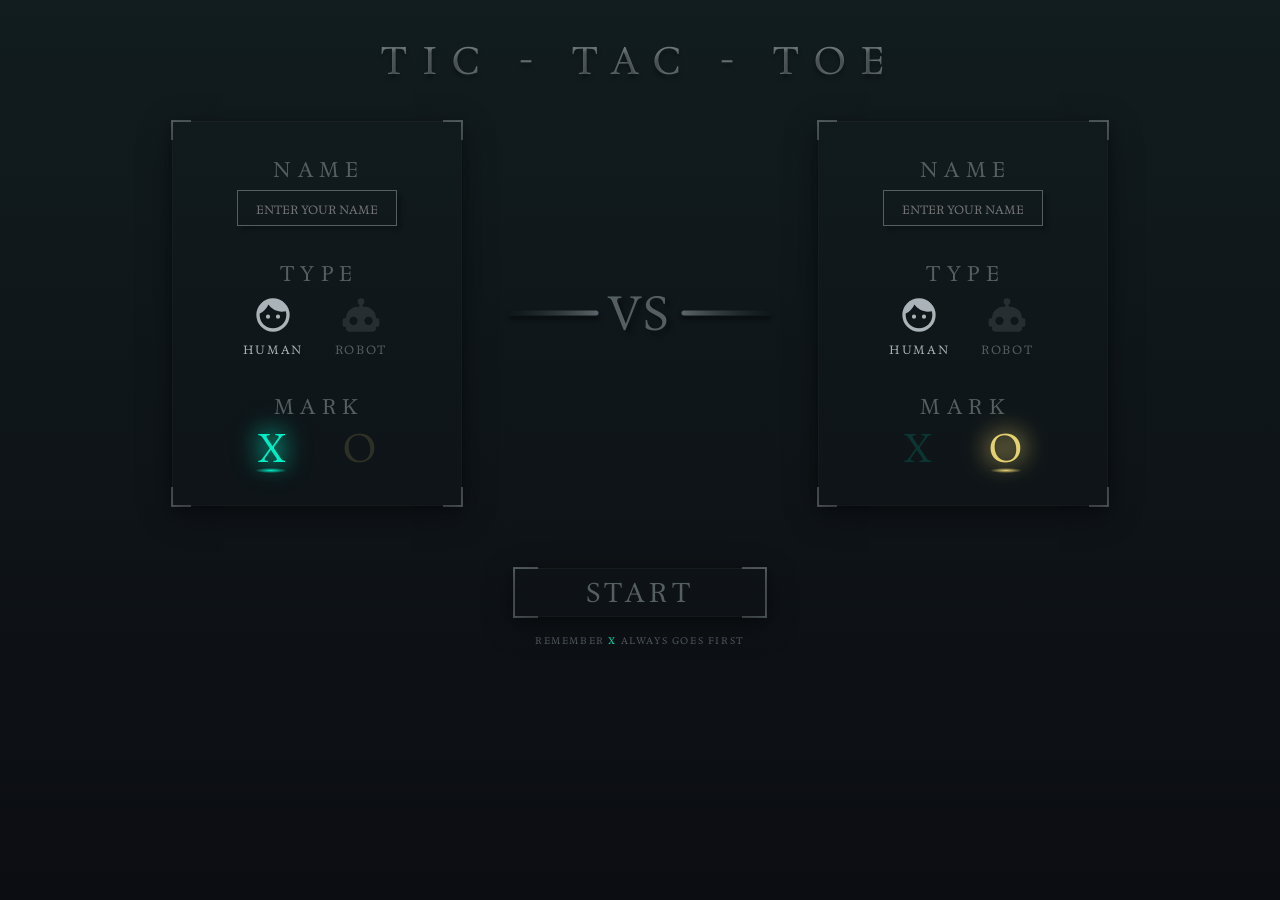
<file: index.html>
<!DOCTYPE html>
<html lang="en">
<head>
    <meta charset="UTF-8">
    <meta name="viewport" content="width=device-width, initial-scale=1.0">
    <meta http-equiv="Cache-Control" content="no-store">
    <title>Tic-Tac-Toe | Menu</title>
    <link rel="stylesheet" href="./menu.css">
    <script src="./menu.js" defer></script>
    <link rel="preconnect" href="https://fonts.googleapis.com">
    <link rel="preconnect" href="https://fonts.gstatic.com" crossorigin>
    <link href="https://fonts.googleapis.com/css2?family=Hedvig+Letters+Serif:opsz@12..24&display=swap" rel="stylesheet">
</head>
<body>
    <div class="mainCont">
        <header>
            <h1>TIC - TAC - TOE</h1>
        </header>
        <main>
            <div class="playerSquare">
                <span class="tlCorner corner"></span>
                <span class="trCorner corner"></span>
                <span class="blCorner corner"></span>
                <span class="brCorner corner"></span>
                <div class="NameDiffCont">
                    <h2 class="nameDiff1">NAME</h2>
                    <h2 class="robotDiff1">DIFFICULTY</h2>
                    <div class="subCont">
                        <label class="sr-only" for="name1">ENTER YOUR NAME</label>
                        <input type="text" id="name1" name="player1" placeholder="ENTER YOUR NAME" maxlength="10" autocomplete="off" autocorrect="off" autocapitalize="off" spellcheck="false" inputmode="text">
                        
                        <div class="robotCont1">
                            <div class="robotSelector1" id="robotID1">
                                <div class="arrowIcon1">▼</div>
                                <div class="textRobot textRobot1">SELECT DIFF.</div>
                            </div>
                            <div class="robotSelectorCont1">
                                <div class="easyDiff1 diffSub diffSub1">EASY</div>
                                <div class="midDiff1 diffSub diffSub1">MEDIUM</div>
                                <div class="hardDiff1 diffSub diffSub1">HARD</div>
                            </div>
                        </div>

                    </div>
                </div>
                <div class="TypeCont">
                    <h2>TYPE</h2>
                    <div class="subCont" role="group" aria-labelledby="typeLabel">
                        <span id="typeLabel" class="sr-only">Player type</span>
                        <input class="HumRobSel1" type="radio" id="human1" name="type" value="human" checked>
                        <label class="subTypeCont subRegularText humanSib" for="human1">
                            <svg class="typeIcons humanIcon" aria-label="Select human player" role="img" xmlns="http://www.w3.org/2000/svg" viewBox="0 0 24 24"><path fill="currentColor" d="M9,11.75A1.25,1.25 0 0,0 7.75,13A1.25,1.25 0 0,0 9,14.25A1.25,1.25 0 0,0 10.25,13A1.25,1.25 0 0,0 9,11.75M15,11.75A1.25,1.25 0 0,0 13.75,13A1.25,1.25 0 0,0 15,14.25A1.25,1.25 0 0,0 16.25,13A1.25,1.25 0 0,0 15,11.75M12,2A10,10 0 0,0 2,12A10,10 0 0,0 12,22A10,10 0 0,0 22,12A10,10 0 0,0 12,2M12,20C7.59,20 4,16.41 4,12C4,11.71 4,11.42 4.05,11.14C6.41,10.09 8.28,8.16 9.26,5.77C11.07,8.33 14.05,10 17.42,10C18.2,10 18.95,9.91 19.67,9.74C19.88,10.45 20,11.21 20,12C20,16.41 16.41,20 12,20Z" /></svg>
                            <div class="typeMargin humanText">HUMAN</div>
                        </label>
                        <input class="HumRobSel1" type="radio" id="robot1" name="type" value="robot">
                        <label class="subTypeCont subRegularText robotSib" for="robot1">
                            <svg class="typeIcons robotIcon" aria-label="Select robot player" role="img" xmlns="http://www.w3.org/2000/svg" viewBox="0 0 24 24"><path fill="currentColor" d="M12,2A2,2 0 0,1 14,4C14,4.74 13.6,5.39 13,5.73V7H14A7,7 0 0,1 21,14H22A1,1 0 0,1 23,15V18A1,1 0 0,1 22,19H21V20A2,2 0 0,1 19,22H5A2,2 0 0,1 3,20V19H2A1,1 0 0,1 1,18V15A1,1 0 0,1 2,14H3A7,7 0 0,1 10,7H11V5.73C10.4,5.39 10,4.74 10,4A2,2 0 0,1 12,2M7.5,13A2.5,2.5 0 0,0 5,15.5A2.5,2.5 0 0,0 7.5,18A2.5,2.5 0 0,0 10,15.5A2.5,2.5 0 0,0 7.5,13M16.5,13A2.5,2.5 0 0,0 14,15.5A2.5,2.5 0 0,0 16.5,18A2.5,2.5 0 0,0 19,15.5A2.5,2.5 0 0,0 16.5,13Z" /></svg>
                            <div class="typeMargin robotText">ROBOT</div>
                        </label>
                    </div>
                </div>
                <div class="MarkCont">
                    <h2>MARK</h2>
                    <div class="subCont" role="group" aria-labelledby="markLabel">
                        <span id="markLabel" class="sr-only">Player mark</span>
                        <input class="xoSelector xoSel1" type="radio" id="x1" name="symbol" value="X" checked>
                        <label for="x1" class="XButton">
                            <div class="centerMarkX">X</div>
                            <svg class="shadow2 xShad shadow" height="5" xmlns="http://www.w3.org/2000/svg">
                                <rect width="100%" height="5" fill="url(#XShadow)"/>
                                <defs>
                                    <radialGradient id="XShadow" cx="0.5" cy="0.5" r="0.5" gradientUnits="objectBoundingBox">
                                        <stop stop-color="#00EEC5"/>
                                        <stop offset="1" stop-color="#00EEC5" stop-opacity="0"/>
                                    </radialGradient>
                                </defs>
                            </svg>
                        </label>
                        <input class="xoSelector xoSel1" type="radio" id="o1" name="symbol" value="O">
                        <label for="o1" class="OButton">
                            <div class="centerMarkO">O</div>
                            <svg class="shadow2 shadow" height="5" xmlns="http://www.w3.org/2000/svg">
                                <rect width="100%" height="5" fill="url(#OShadow)"/>
                                <defs>
                                    <radialGradient id="OShadow" cx="0.5" cy="0.5" r="0.5" gradientUnits="objectBoundingBox">
                                        <stop stop-color="#E6D172"/>
                                        <stop offset="1" stop-color="#E6D172" stop-opacity="0"/>
                                    </radialGradient>
                                </defs>
                            </svg>
                        </label>
                    </div>
                </div>
            </div>
            <div class="vsCont">
                <svg class="vsLine vsLine1" width="90" height="6" viewBox="0 0 90 6" fill="none" xmlns="http://www.w3.org/2000/svg">
                    <g opacity="0.5" filter="url(#filter0_f_7_49)" transform="scale(-1,1) translate(-90,0)">
                    <path d="M89.5 5.5L3 5.5C1.61929 5.5 0.5 4.38071 0.5 3V3C0.5 1.61929 1.61929 0.5 3 0.5L89.5 0.5V5.5Z" fill="url(#paint0_linear_7_49)"/>
                    </g>
                    <defs>
                    <filter id="filter0_f_7_49" x="0" y="0" width="90" height="6" filterUnits="userSpaceOnUse" color-interpolation-filters="sRGB">
                    <feFlood flood-opacity="0" result="BackgroundImageFix"/>
                    <feBlend mode="normal" in="SourceGraphic" in2="BackgroundImageFix" result="shape"/>
                    <feGaussianBlur stdDeviation="0.25" result="effect1_foregroundBlur_7_49"/>
                    </filter>
                    <linearGradient id="paint0_linear_7_49" x1="89.5" y1="3" x2="0.5" y2="3" gradientUnits="userSpaceOnUse">
                    <stop stop-color="#555E62" stop-opacity="0"/>
                    <stop offset="1" stop-color="#A9B3B8"/>
                    </linearGradient>
                    </defs>
                </svg>
                <div class="vsText">VS</div>
                <svg class="vsLine" width="90" height="6" viewBox="0 0 90 6" fill="none" xmlns="http://www.w3.org/2000/svg">
                    <g opacity="0.5" filter="url(#filter0_f_7_49)">
                    <path d="M89.5 5.5L3 5.5C1.61929 5.5 0.5 4.38071 0.5 3V3C0.5 1.61929 1.61929 0.5 3 0.5L89.5 0.5V5.5Z" fill="url(#paint0_linear_7_49)"/>
                    </g>
                    <defs>
                    <filter id="filter0_f_7_49" x="0" y="0" width="90" height="6" filterUnits="userSpaceOnUse" color-interpolation-filters="sRGB">
                    <feFlood flood-opacity="0" result="BackgroundImageFix"/>
                    <feBlend mode="normal" in="SourceGraphic" in2="BackgroundImageFix" result="shape"/>
                    <feGaussianBlur stdDeviation="0.25" result="effect1_foregroundBlur_7_49"/>
                    </filter>
                    <linearGradient id="paint0_linear_7_49" x1="89.5" y1="3" x2="0.5" y2="3" gradientUnits="userSpaceOnUse">
                    <stop stop-color="#555E62" stop-opacity="0"/>
                    <stop offset="1" stop-color="#A9B3B8"/>
                    </linearGradient>
                    </defs>
                </svg>
            </div>
            <div class="playerSquare">
                <span class="tlCorner corner"></span>
                <span class="trCorner corner"></span>
                <span class="blCorner corner"></span>
                <span class="brCorner corner"></span>
                <div class="NameDiffCont">
                    <h2 class="nameDiff2">NAME</h2>
                    <h2 class="robotDiff2">DIFFICULTY</h2>
                    <div class="subCont">
                        <label class="sr-only" for="name2">ENTER YOUR NAME</label>
                        <input type="text" id="name2" name="player2" placeholder="ENTER YOUR NAME" maxlength="10" autocomplete="off" autocorrect="off" autocapitalize="off" spellcheck="false" inputmode="text">
                        <div class="robotCont2">
                            <div class="robotSelector2" id="robotID2">
                                <div class="arrowIcon2">▼</div>
                                <div class="textRobot textRobot2">SELECT DIFF.</div>
                            </div>
                            <div class="robotSelectorCont2">
                                <div class="easyDiff2 diffSub diffSub2">EASY</div>
                                <div class="midDiff2 diffSub diffSub2">MEDIUM</div>
                                <div class="hardDiff2 diffSub diffSub2">HARD</div>
                            </div>
                        </div>
                    </div>
                </div>
                <div class="TypeCont">
                    <h2>TYPE</h2>
                    <div class="subCont" role="group" aria-labelledby="typeLabel">
                        <span id="typeLabel2" class="sr-only">Player type</span>
                        <input class="HumRobSel2" type="radio" id="human2" name="type2" value="human" checked>
                        <label class="subTypeCont subRegularText humanSib" for="human2">
                            <svg class="typeIcons humanIcon" aria-label="Select human player" role="img" xmlns="http://www.w3.org/2000/svg" viewBox="0 0 24 24"><path fill="currentColor" d="M9,11.75A1.25,1.25 0 0,0 7.75,13A1.25,1.25 0 0,0 9,14.25A1.25,1.25 0 0,0 10.25,13A1.25,1.25 0 0,0 9,11.75M15,11.75A1.25,1.25 0 0,0 13.75,13A1.25,1.25 0 0,0 15,14.25A1.25,1.25 0 0,0 16.25,13A1.25,1.25 0 0,0 15,11.75M12,2A10,10 0 0,0 2,12A10,10 0 0,0 12,22A10,10 0 0,0 22,12A10,10 0 0,0 12,2M12,20C7.59,20 4,16.41 4,12C4,11.71 4,11.42 4.05,11.14C6.41,10.09 8.28,8.16 9.26,5.77C11.07,8.33 14.05,10 17.42,10C18.2,10 18.95,9.91 19.67,9.74C19.88,10.45 20,11.21 20,12C20,16.41 16.41,20 12,20Z" /></svg>
                            <div class="typeMargin humanText">HUMAN</div>
                        </label>
                        <input class="HumRobSel2" type="radio" id="robot2" name="type2" value="robot">
                        <label class="subTypeCont subRegularText robotSib" for="robot2">
                            <svg class="typeIcons robotIcon" aria-label="Select robot player" role="img" xmlns="http://www.w3.org/2000/svg" viewBox="0 0 24 24"><path fill="currentColor" d="M12,2A2,2 0 0,1 14,4C14,4.74 13.6,5.39 13,5.73V7H14A7,7 0 0,1 21,14H22A1,1 0 0,1 23,15V18A1,1 0 0,1 22,19H21V20A2,2 0 0,1 19,22H5A2,2 0 0,1 3,20V19H2A1,1 0 0,1 1,18V15A1,1 0 0,1 2,14H3A7,7 0 0,1 10,7H11V5.73C10.4,5.39 10,4.74 10,4A2,2 0 0,1 12,2M7.5,13A2.5,2.5 0 0,0 5,15.5A2.5,2.5 0 0,0 7.5,18A2.5,2.5 0 0,0 10,15.5A2.5,2.5 0 0,0 7.5,13M16.5,13A2.5,2.5 0 0,0 14,15.5A2.5,2.5 0 0,0 16.5,18A2.5,2.5 0 0,0 19,15.5A2.5,2.5 0 0,0 16.5,13Z" /></svg>
                            <div class="typeMargin robotText">ROBOT</div>
                        </label>
                    </div>
                </div>
                <div class="MarkCont">
                    <h2>MARK</h2>
                    <div class="subCont" role="group" aria-labelledby="markLabel">
                        <span id="markLabel2" class="sr-only">Player mark</span>
                        <input class="xoSelector xoSel2" type="radio" id="x2" name="symbol2" value="X">
                        <label for="x2" class="XButton">
                            <div class="centerMarkX">X</div>
                            <svg class="shadow2 xShad shadow" height="5" xmlns="http://www.w3.org/2000/svg">
                                <rect width="100%" height="5" fill="url(#XShadow2)"/>
                                <defs>
                                    <radialGradient id="XShadow2" cx="0.5" cy="0.5" r="0.5" gradientUnits="objectBoundingBox">
                                        <stop stop-color="#00EEC5"/>
                                        <stop offset="1" stop-color="#00EEC5" stop-opacity="0"/>
                                    </radialGradient>
                                </defs>
                            </svg>
                        </label>
                        <input class="xoSelector xoSel2" type="radio" id="o2" name="symbol2" value="O" checked>
                        <label for="o2" class="OButton">
                            <div class="centerMarkO">O</div>
                            <svg class="shadow2 shadow" height="5" xmlns="http://www.w3.org/2000/svg">
                                <rect width="100%" height="5" fill="url(#OShadow2)"/>
                                <defs>
                                    <radialGradient id="OShadow2" cx="0.5" cy="0.5" r="0.5" gradientUnits="objectBoundingBox">
                                        <stop stop-color="#E6D172"/>
                                        <stop offset="1" stop-color="#E6D172" stop-opacity="0"/>
                                    </radialGradient>
                                </defs>
                            </svg>
                        </label>
                    </div>
                </div>
            </div>
        </main>
        <div class="firstWarning">REMEMBER&nbsp;<span>X</span>&nbsp;ALWAYS GOES FIRST</div>
        <button class="startButton">
        
                <span class="tlCorner corner2"></span>
                <span class="trCorner corner2"></span>
                <span class="blCorner corner2"></span>
                <span class="brCorner corner2"></span>
                START
        </button>
    </div>
</body>
</html>
</file>
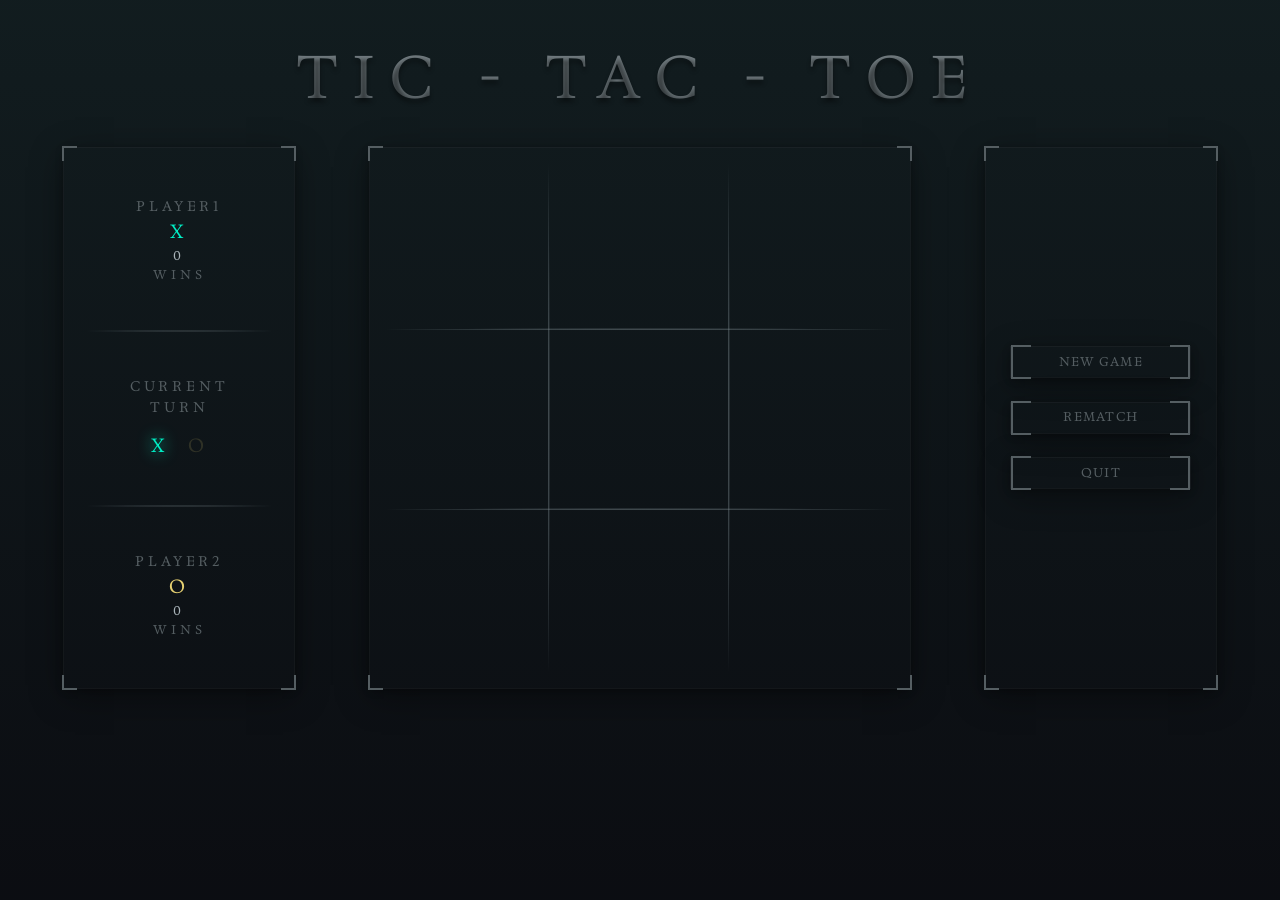
<file: game.html>
<!DOCTYPE html>
<html lang="en">
<head>
    <meta charset="UTF-8">
    <meta name="viewport" content="width=device-width, initial-scale=1.0">
    <title>Tic-Tac-Toe | Game</title>
    <link rel="stylesheet" href="./game.css">
    <script src="./game.js" defer></script>
    <link rel="preconnect" href="https://fonts.googleapis.com">
    <link rel="preconnect" href="https://fonts.gstatic.com" crossorigin>
    <link href="https://fonts.googleapis.com/css2?family=Hedvig+Letters+Serif:opsz@12..24&display=swap" rel="stylesheet">
</head>
<body>
    <div class="mainContentGame">
        <header>
            <h1>TIC - TAC - TOE</h1>
        </header>
        <main>
            <div class="statCont">
                <span class="tlCorner corner"></span>
                <span class="trCorner corner"></span>
                <span class="blCorner corner"></span>
                <span class="brCorner corner"></span>
                <div class="player1">
                    <div class="playerName1">phN</div>
                    <div class="mark1">X</div>
                    <div class="winNumber1">0</div>
                    <div class="winText1">WINS</div>
                </div>
                <img class="verticalSeparator" src="./assets/Line1.png" alt="">
                <img class="horizontalSeparator" src="./assets/Line2.png" alt="">
                <div class="currentTurn">
                    <div class="currentTurnText">CURRENT <br>TURN</div>
                    <div class="currentTurnMarkCont">
                        <div class="CTXCont">
                            <div class="currentTurnX opacityUpX">X</div>
                        </div>
                        <div class="CTOCont">
                            <div class="currentTurnO">O</div>
                        </div>
                    </div>
                </div>
                <img class="verticalSeparator" src="./assets/Line1.png" alt="">
                <img class="horizontalSeparator" src="./assets/Line2.png" alt="">
                <div class="player2">
                    <div class="playerName2">phN</div>
                    <div class="mark2">O</div>
                    <div class="winNumber2">0</div>
                    <div class="winText2">WINS</div>
                </div>
            </div>
            <div class="mainBoard">
                
                <div class="boardWrapper">
                    
                    
                    <div class="board">
                    <span class="tlCorner corner"></span>
                    <span class="trCorner corner"></span>
                    <span class="blCorner corner"></span>
                    <span class="brCorner corner"></span>

                    <svg class="gridLine1" viewBox="0 0 134 3" fill="none" xmlns="http://www.w3.org/2000/svg" preserveAspectRatio="none">
                        <path d="M1.5 1.5H132.5" stroke="url(#paint0_radial_98_213)" stroke-width="1" stroke-linecap="round"/>
                        <defs>
                            <radialGradient id="paint0_radial_98_213" cx="0" cy="0" r="1" gradientUnits="userSpaceOnUse" gradientTransform="translate(67 2) scale(65.5 0.5)">
                                <stop stop-color="#555E62"/>
                                <stop offset="1" stop-color="#ADC0C8" stop-opacity="0"/>
                            </radialGradient>
                        </defs>
                    </svg>

                    <svg class="gridLine2" viewBox="0 0 134 3" fill="none" xmlns="http://www.w3.org/2000/svg" preserveAspectRatio="none">
                        <path d="M1.5 1.5H132.5" stroke="url(#paint0_radial_98_214)" stroke-width="1" stroke-linecap="round"/>
                        <defs>
                            <radialGradient id="paint0_radial_98_214" cx="0" cy="0" r="1" gradientUnits="userSpaceOnUse" gradientTransform="translate(67 2) scale(65.5 0.5)">
                                <stop stop-color="#555E62"/>
                                <stop offset="1" stop-color="#ADC0C8" stop-opacity="0"/>
                            </radialGradient>
                        </defs>
                    </svg>
                    <svg class="gridLine3" viewBox="0 0 3 134" fill="none" xmlns="http://www.w3.org/2000/svg" preserveAspectRatio="none">
                        <path d="M1.5 1.5V132.5" stroke="url(#paint0_radial_98_288)" stroke-width="1" stroke-linecap="round"/>
                        <defs>
                            <radialGradient id="paint0_radial_98_288" cx="0" cy="0" r="1" gradientUnits="userSpaceOnUse" gradientTransform="translate(1 67) rotate(90) scale(65.5 0.5)">
                                <stop stop-color="#555E62"/>
                                <stop offset="1" stop-color="#ADC0C8" stop-opacity="0"/>
                            </radialGradient>
                        </defs>
                    </svg>
                    <svg class="gridLine4" viewBox="0 0 3 134" fill="none" xmlns="http://www.w3.org/2000/svg" preserveAspectRatio="none">
                        <path d="M1.5 1.5V132.5" stroke="url(#paint0_radial_98_2889)" stroke-width="1" stroke-linecap="round"/>
                        <defs>
                            <radialGradient id="paint0_radial_98_2889" cx="0" cy="0" r="1" gradientUnits="userSpaceOnUse" gradientTransform="translate(1 67) rotate(90) scale(65.5 0.5)">
                                <stop stop-color="#555E62"/>
                                <stop offset="1" stop-color="#ADC0C8" stop-opacity="0"/>
                            </radialGradient>
                        </defs>
                    </svg>
                    <canvas class="winCanvas"></canvas>
                        <div class="piece" id="P1"></div>
                        <div class="piece" id="P2"></div>
                        <div class="piece" id="P3"></div>
                        <div class="piece" id="P4"></div>
                        <div class="piece" id="P5"></div>
                        <div class="piece" id="P6"></div>
                        <div class="piece" id="P7"></div>
                        <div class="piece" id="P8"></div>
                        <div class="piece" id="P9"></div>
                    </div>
                </div>
                <div class="currentTurnPlayerNameInsert"></div>
                <div class="afterVictory"></div>
            </div>
            <div class="controlCont">
                <span class="tlCorner corner"></span>
                <span class="trCorner corner"></span>
                <span class="blCorner corner"></span>
                <span class="brCorner corner"></span>
                <button class="newGame">
                    <span class="tlCorner corner1"></span>
                    <span class="trCorner corner1"></span>
                    <span class="blCorner corner1"></span>
                    <span class="brCorner corner1"></span>
                    NEW GAME
                </button>
                <button class="rematch">
                    <span class="tlCorner corner2"></span>
                    <span class="trCorner corner2"></span>
                    <span class="blCorner corner2"></span>
                    <span class="brCorner corner2"></span>
                    REMATCH
                </button>
                <button class="quit">
                    <span class="tlCorner corner3"></span>
                    <span class="trCorner corner3"></span>
                    <span class="blCorner corner3"></span>
                    <span class="brCorner corner3"></span>
                    QUIT
                </button>
            </div>
        </main>
    </div>
</body>
</html>
</file>
<file: menu.css>
@import "modern-normalize.css";
:root {
  line-height: 1.5;
}

h1, h2, h3, h4, h5, figure, p, ol, ul {
  margin: 0;
}

ol[role="list"], ul[role="list"] {
  list-style: none;
  padding-inline: 0;
}

h1, h2, h3, h4, h5 {
  font-size: inherit;
  font-weight: inherit;
}

img {
  display: block;
  max-inline-size: 100%;
}
/* AFTER RESET */
.sr-only {
    position: absolute;
    width: 1px;
    height: 1px;
    padding: 0;
    margin: -1px;
    overflow: hidden;
    clip: rect(0, 0, 0, 0);
    white-space: nowrap;
    border: 0;
}
:root{
    /* COLORS */
    --backgroundSolid: #0E1016;
    --backgroundGradient: linear-gradient(to bottom, #204E4433, #00000033);
    --h1color: linear-gradient(to bottom, #A9B3B8, #555E62);
    --highlightGrey: #A9B3B8;
    --regularGrey: #555E62;
    --XColor: #00EEC5;
    --OColor: #E6D172;
    /* FONTS */
    font-family: "Hedvig Letters Serif";
    color: var(--regularGrey);
    letter-spacing: 0.2rem;
    --regularSize: 1.33rem;
    --subRegularSize: 0.75rem;
    --midRegularSize: 1rem;
    --mainHeaderSize: clamp(1.4rem, 3vw, 3rem);
    --startButtonSize: 1.7rem;
    --iconSelectSize: 2.5rem;
    --vsSize: 3rem;
    /* OPACITY */
    --unselectedOpacity: 0.15;
}
html, body{
    height: 100%;
    
}
body{
    font-size: var(--regularSize);
    background: var(--backgroundGradient);
    background-color: var(--backgroundSolid);
    background-attachment: fixed;
    position: relative;
    opacity: 0;
    transition: opacity 1s ease;
}
body.fadeOut{
    opacity: 0;
}
.mainCont{
    position: relative;
    display: flex;
    flex-direction: column;
    align-items: center;
    justify-content: center;
    transform-origin: top center;
}
h1{
    display: flex;
    justify-content: center;
    padding: 2rem 1rem;
    letter-spacing: 0.5rem;
    font-size: var(--mainHeaderSize);
    text-shadow: 0px 4px 4px rgba(0, 0, 0, 0.5);
    color: var(--regularGrey);
    background: var(--h1color);
    -webkit-background-clip: text;
    -webkit-text-fill-color: transparent;
    cursor: default;
    opacity: 0.8;
    transition: ease 0.6s;
}
h2{
    margin-left: 0.3rem;
    margin-bottom: 0.3rem;
    letter-spacing: 0.4rem;
    cursor: default;
    transition: color 0.6s ease;
}
.shadow{
    opacity: 0;
    width: 2rem;
    display: block;
}
.shadow2{
    margin-right: 0.2rem;
}

main{
    display: flex;
    flex-direction: column;
    align-items: center;
    justify-content: center;
}
.playerSquare{
    display: flex;
    flex-direction: column;
    align-items: center;
    justify-content: center;
    background-color: var(--backgroundGradient);
    gap: 2rem;
    /* border-image: var(--h1color) 1; */
    padding: 2rem 4rem;
    transition: 0.6s ease;
    position: relative;
    box-shadow: 0 0 0 1px rgba(169,179,184,0.08), 0 8px 32px rgba(0,0,0,0.4), 0 2px 8px rgba(0,0,0,0.3);
}
.corner{
    position: absolute;
    content: " ";
    transition: 0.6s ease;
    width: 20px;
    height: 20px;
    border-color: var(--regularGrey);
    border-style: solid;
    z-index: -1;
}
.tlCorner{
    border-width: 2px 0px 0px 2px;
    top: -2px;
    left: -2px;
}
.trCorner{
    border-width: 2px 2px 0px 0px;
    top: -2px;
    right: -2px;
}
.blCorner{
    border-width: 0px 0px 2px 2px;
    bottom: -2px;
    left: -2px;
}
.brCorner{
    border-width: 0px 2px 2px 0px;
    bottom: -2px;
    right: -2px;
}
.playerSquare:hover .corner{
    width: 40px;
    height: 40px;
    border-color: var(--highlightGrey);
}
.subCont{
    display: flex;
    justify-content: center;
    align-items: center;
    gap: 1.5rem;
}
.NameDiffCont{
    display: flex;
    flex-direction: column;
    align-items: center;
}
.NameDiffCont:hover h2{
    color: var(--highlightGrey);
}
#name1, #name2{
    background-color: var(--backgroundGradient);
    border: var(--regularGrey) 0.1rem solid;
    padding: 0.75rem 1rem;
    height: 2.25rem;
    width: 10rem;
    letter-spacing: 0.1rem;
    text-transform: uppercase;
    text-align: center;
    color: var(--highlightGrey);
    box-shadow: 4px 4px 4px rgba(0, 0, 0, 0.25);
    font-size: var(--midRegularSize);
    transition: 0.3s ease;
}
#name1:focus, #name2:focus{
    outline: none;
    border-color: var(--highlightGrey);
}
#name1:hover, #name2:hover{
    border: var(--highlightGrey) 0.1rem solid;
    /* transform: scale(1.05); */
}
#name1::placeholder, #name2::placeholder{
    font-size: var(--subRegularSize);
    letter-spacing: 0;
    
}
.TypeCont{
    display: flex;
    flex-direction: column;
    align-items: center;
}
.TypeCont:hover h2{
    color: var(--highlightGrey);
}
.subTypeCont{
    display: flex;
    flex-direction: column;
    align-items: center;
    width: 4rem;
}
input[type="radio"] {
    display: none;
}

.typeIcons{
    width: var(--iconSelectSize);
    color: var(--highlightGrey);
    opacity: var(--unselectedOpacity);
    margin-bottom: 0.1rem;
    cursor: pointer;
    user-select: none
}
#robot1:checked + label .robotIcon:hover, #robot2:checked + label .robotIcon:hover{
    transform: none;
    opacity: 1;
}
.typeMargin{
    cursor: pointer;
    margin-top: 0.3rem;
}
.subRegularText{
    font-size: var(--subRegularSize);
    letter-spacing: 0.1rem;
}
#human1:checked + label .humanIcon:hover, #human2:checked + label .humanIcon:hover {
    transform: none;
    opacity: 1;
}
.humanIcon{
    transition: 0.3s ease;
}
.humanSib:hover .humanIcon{
    transform: scale(1.05);
    opacity: 0.6;
}
#human1:checked + label .humanIcon, #human2:checked + label .humanIcon{
    opacity: 1;
}
#human1:checked ~ .humanSib .typeMargin, #human2:checked ~ .humanSib .typeMargin{
    color: var(--highlightGrey);
}
#human1:checked + label .humanText:hover, #human2:checked + label .humanText:hover{
    color: var(--highlightGrey);
}
.humanText{
    transition: 0.3s ease;
}
.humanSib:hover .humanText{
    color: #6B7378FF;
}
#robot1:checked ~ .robotSib .typeMargin, #robot2:checked ~ .robotSib .typeMargin{
    color: var(--highlightGrey);
}
#robot1:checked + label .robotIcon, #robot2:checked + label .robotIcon{
    opacity: 1;
}
#robot1:checked + label .robotIcon:hover, #robot2:checked + label .robotIcon:hover{
    transform: none;
    opacity: 1;
}
#robot1:checked + label .robotText:hover, #robot2:checked + label .robotText:hover {
    color: var(--highlightGrey);
}
.robotText{
    transition: 0.3s ease;
}
.robotIcon{
    transition: 0.3s ease;
}
.robotSib:hover .robotIcon{
    transform: scale(1.05);
    opacity: 0.6;
}
.robotSib:hover .robotText{
    color: #6B7378FF;
}
#human1:checked + .humanSib:hover .humanIcon, #human2:checked + .humanSib:hover .humanIcon {
    transform: none;
    opacity: 1;
}
#robot1:checked + .robotSib:hover .robotIcon, #robot2:checked + .robotSib:hover .robotIcon {
    transform: none;
    opacity: 1;
}
.MarkCont{
    display: flex;
    flex-direction: column;
    justify-content: center;
    align-items: center;
}
.MarkCont:hover h2{
    color: var(--highlightGrey);
}
.centerMark{
    width: 100%;
    text-align: center;
}
.XButton{
    color: var(--XColor);
    opacity: var(--unselectedOpacity);
    display: flex;
    flex-direction: column;
    line-height: 1;
    align-items: center;
    font-size: var(--iconSelectSize);
    width: 4rem;
    transition: 0.3s ease;
}
.XButton div, .OButton div {
    display: flex;
    justify-content: center;
    width: 100%;
    cursor: pointer;
    user-select: none;
}
.centerMarkX{
    transition: 0.3s ease;
}
.centerMarkX:hover{
    transform: scale(1.10);
}
.XButton:hover {
    opacity: 0.6;
    text-shadow: 0 0 20px var(--XColor), 0 0 30px var(--XColor);
}
#x1:checked + .XButton, #x2:checked + .XButton{
    opacity: 1;
    text-shadow: 0 0 20px var(--XColor), 0 0 30px var(--XColor);
}
#x1:checked + .XButton .centerMarkX:hover, #x2:checked + .XButton .centerMarkX:hover{
    transform: none;
    opacity: 1;
}
#x1:checked + .XButton .shadow, #x2:checked + .XButton .shadow{
    transition: 0.6s ease;
    opacity: 1;
}
.OButton{
    color: var(--OColor);
    opacity: var(--unselectedOpacity);
    display: flex;
    flex-direction: column;
    line-height: 1;
    align-items: center;
    font-size: var(--iconSelectSize);
    width: 4rem;
    transition: 0.3s ease;
}
.centerMarkO{
    transition: 0.3s ease;
}
.centerMarkO:hover{
    transform: scale(1.10);
}
.OButton:hover {
    opacity: 0.6;
    text-shadow: 0 0 20px var(--OColor), 0 0 30px var(--OColor);
}
#o1:checked + .OButton, #o2:checked + .OButton{
    opacity: 1;
    text-shadow: 0 0 20px var(--OColor), 0 0 30px var(--OColor);
}
#o1:checked + .OButton .centerMarkO:hover, #o2:checked + .OButton .centerMarkO:hover{
    transform: none;
    opacity: 1;
}

#o1:checked + .OButton .shadow, #o2:checked + .OButton .shadow{
    transition: 0.6s ease;
    opacity: 1;
}

.vsCont{
    display: flex;
    align-items: center;
    justify-content: center;
    gap: 0.6rem;
    margin-top: 2rem;
    margin-bottom: 2rem;
    transition: 0.6s ease;
}
.vsCont:hover{
    transform: scale(1.1);
    color: var(--highlightGrey);
}
.vsText{
    font-size: var(--vsSize);
    cursor: default;
    text-shadow: 4px 4px 4px rgba(0, 0, 0, 0.4);
}
.vsLine{
    box-shadow: 0px 4px 4px rgba(0, 0, 0, 0.4);
}
.startButton{
    background-color: var(--backgroundGradient);
    color: var(--regularGrey);
    letter-spacing: 0.3rem;
    padding: 0.5rem 3rem;
    font-size: var(--startButtonSize);
    margin-bottom: 3rem;
    margin-top: 3rem;
    transition: 0.6s ease;
    border: none;
    box-shadow: 0 0 0 1px rgba(169,179,184,0.08), 0 8px 32px rgba(0,0,0,0.4), 0 2px 8px rgba(0,0,0,0.3);
    cursor: pointer;
    position: relative;
    width: 250px;
    
}
.startButton:hover{
    color: var(--highlightGrey);
    transform: scale(1.1);
}
.corner2{
    position: absolute;
    content: " ";
    transition: 1.5s ease;
    width: 25px;
    height: 50px;
    border-color: var(--regularGrey);
    border-style: solid;
    z-index: -1;
}
.startButton:hover .corner2{
    width: 127px;
    border-color: var(--highlightGrey);
}
.warning{
    color: rgb(111, 18, 18);
    font-size: 1rem;
    position: absolute;
    bottom: 6.5rem;
    letter-spacing: 0.1rem;
    animation: warningFade 6s ease forwards;
}
.warning2{
    color: rgb(111, 18, 18);
    font-size: 1rem;
    position: absolute;
    bottom: 6.5rem;
    letter-spacing: 0.1rem;
    animation: warningFade 6s ease forwards;
}
.robotCont1, .robotCont2{
    display: none;
    position: relative;
    z-index: 10;
}
.robotSelector1, .robotSelector2{
    background-color: var(--backgroundGradient);
    border: var(--regularGrey) 0.1rem solid;
    padding: 0.75rem 1rem;
    height: 2.25rem;
    width: 10rem;
    text-align: center;
    color: var(--highlightGrey);
    
    box-shadow: 4px 4px 4px rgba(0, 0, 0, 0.25);
    font-size: var(--subRegularSize);
    transition: 0.3s ease;
    letter-spacing: 0rem;
    display: flex;
    align-items: center;
    justify-content: center;
    cursor: pointer;
}
.robotSelector1:hover, .robotSelector2:hover{
    border: var(--highlightGrey) 0.1rem solid;
}
.robotSelector1:hover .arrowIcon1, .robotSelector2:hover .arrowIcon2{
    color: var(--highlightGrey);
}
.textRobot{
    margin-top: 0.25rem;
    opacity: 0.61;
    user-select: none;
}
.robotSelectorCont1, .robotSelectorCont2{
    display: none;
    position: absolute;
    z-index: 10;
}
.robotSelector1, .robotSelector2{
    position: relative;
}
.arrowIcon1, .arrowIcon2{
    position: absolute;
    user-select: none;
    margin-top: 0.15rem;
    right: 0.75rem;
    color: var(--regularGrey);
}
.open{
    border-color: var(--highlightGrey);
}
.openArrow{
    color: var(--highlightGrey);
    transform: rotate(180deg);
}
.robotDiff1, .robotDiff2{
    visibility: hidden;
    position: absolute;
}
.diffSub{
    background-color: var(--backgroundSolid);
    height: 2.25rem;
    width: 10rem;
    color: var(--regularGrey);
    box-shadow: 4px 4px 4px rgba(0, 0, 0, 0.25);
    font-size: var(--subRegularSize);
    transition: 0.3s ease;
    letter-spacing: 0rem;
    display: flex;
    align-items: center;
    justify-content: center;
    cursor: pointer;
}
.easyDiff1:hover, .midDiff1:hover, .hardDiff1:hover, .easyDiff2:hover, .midDiff2:hover, .hardDiff2:hover{
    color: var(--highlightGrey);
}
.afterSel{
    margin-top: 0.1rem;
    font-size: var(--midRegularSize);
    color: var(--highlightGrey);
    letter-spacing: 0.1rem;
    opacity: 1;
}
.firstWarning{
    display: flex;
    justify-content: center;
    position: absolute;
    bottom: 1rem;
    font-size: 0.6rem;
    letter-spacing: 0.1rem;
}
.firstWarning span{
    color: var(--XColor);
}
@keyframes warningFade{
    from{
        opacity: 1;
        bottom: 6rem;
    }
    to{
        opacity: 0;
        bottom: 9rem;
    }
}

@media (min-width: 768px){
    
}
@media (min-width: 1024px){
    .mainCont{
        zoom: 1;
    }
    .vsCont{
        margin: 0rem 3rem;
    }
    main{
        flex-direction: row;
    }
    .startButton{
        margin-top: 4rem;
    }
    h1{
        letter-spacing: 1rem;
    }
}

@media (min-width: 1440px) {
    .mainCont {
        zoom: 1.1;
    }
}
@media (min-width: 1920px) {
    .mainCont {
        zoom: 1.4;
    }
}
@media (min-width: 2560px) {
    .mainCont {
        zoom: 1.8;
    }
}
</file>
<file: game.css>
@import "modern-normalize.css";
:root {
  line-height: 1.5;
}

h1, h2, h3, h4, h5, figure, p, ol, ul {
  margin: 0;
}

ol[role="list"], ul[role="list"] {
  list-style: none;
  padding-inline: 0;
}

h1, h2, h3, h4, h5 {
  font-size: inherit;
  font-weight: inherit;
}

img {
  display: block;
  max-inline-size: 100%;
}
/* AFTER RESET */
.sr-only {
    position: absolute;
    width: 1px;
    height: 1px;
    padding: 0;
    margin: -1px;
    overflow: hidden;
    clip: rect(0, 0, 0, 0);
    white-space: nowrap;
    border: 0;
}
:root{
    /* COLORS */
    --backgroundSolid: #0E1016;
    --backgroundGradient: linear-gradient(to bottom, #204E4433, #00000033);
    /* --backgroundGradient: linear-gradient(to bottom, #204E4433, #00000033); */
    --boardGradient: linear-gradient(to bottom, #204E4433, #00000033);
    --h1color: linear-gradient(to bottom, #A9B3B8, #555E62);
    --highlightGrey: #A9B3B8;
    --regularGrey: #555E62;
    --XColor: #00EEC5;
    --OColor: #E6D172;
    /* FONTS */
    font-family: "Hedvig Letters Serif";
    color: var(--regularGrey);
    letter-spacing: clamp(0.2rem, 0.3vw, 0.4rem);

    --regularSize: clamp(0.75rem, 2.5vw, 1rem);
    --pieceSize: clamp(4rem, 12vw, 10rem);
    --nameSize: clamp(0.835rem, 2.5vw, 1.1rem);
    --markSize: clamp(1.2rem, 3vw, 1.8rem);
    --mainHeaderSize: clamp(2.2rem, 4.7vw, 5.8rem);
    --ButtonSize: clamp(1rem, 2.5vw, 1.4rem);
    /* OPACITY */
    --unselectedOpacity: 0.15;
}
html, body{
    height: 100%;
    font-size: var(--regularSize);
    background: var(--backgroundGradient);
    background-color: var(--backgroundSolid);
    background-attachment: fixed;
}
body{
    opacity: 0;
    transition: opacity 1s ease;
}
.winCanvas{
    position: absolute;
    top: 0;
    left: 0;
    z-index: 5;
    pointer-events: none;
}
.mainContentGame{
    display: flex;
    flex-direction: column;
    align-items: center;
}
h1{
        padding: 2rem 1rem;
    letter-spacing: 0.5rem;
    font-size: var(--mainHeaderSize);
    text-shadow: 0px 4px 4px rgba(0, 0, 0, 0.5);
    color: var(--regularGrey);
    background: var(--h1color);
    -webkit-background-clip: text;
    -webkit-text-fill-color: transparent;
    cursor: default;
    opacity: 0.8;
    transition: ease 0.6s;
}
main{
    display: flex;
    flex-direction: column;
    width: 80%;
    gap: 2.5rem;
    position: relative;
}
.statCont{
    display: flex;
    justify-content: space-evenly;
    align-self: center;
    align-items: flex-start;
    padding: 1rem 1rem;
    gap: 0.7rem;
    position: relative;
    min-width: 80vw;
    box-shadow: 0 0 0 1px rgba(169,179,184,0.08), 0 8px 32px rgba(0,0,0,0.4), 0 2px 8px rgba(0,0,0,0.3);
    background-color: var(--backgroundGradient);
}
.player1{
display: flex;
flex-direction: column;
align-items: center;
justify-content: center;
}
.playerName1{
    font-size: var(--nameSize);
    white-space: nowrap;
    overflow: hidden;
    text-overflow: ellipsis;
}
.mark1{
    color: var(--XColor);
    font-size: var(--markSize);
    margin: 0.3rem 0;
}
.winNumber1{
    color: var(--highlightGrey);
}
.horizontalSeparator{
    height: 6rem;
}
.verticalSeparator{
    display: none;
    width: 100%;
    height: 3px;
    flex-shrink: 0;
}
.currentTurn{
    display: flex;
    flex-direction: column;
    align-items: center;
    font-size: var(--nameSize);
    text-align: center;
}
.currentTurnPlayerNameInsert{
    margin-top: 1rem;
    font-size: 0.85rem;
    transition: 0.3s ease;

}
.afterVictory{
    color: var(--regularGrey);
    font-size: var(--ButtonSize);
    transition: 0.3s ease;
}
.currentTurnMarkCont{
    margin-top: 1.3rem;
    display: flex;
    gap: 1.5rem;
}
.currentTurnX{
    font-size: var(--markSize);
    color: var(--XColor);
    opacity: var(--unselectedOpacity);
}
.opacityUpX{
    opacity: 1;
    text-shadow: 0 0 15px var(--XColor);
    transition: 0.3s ease;
}
.shadow{
    opacity: 1;
    margin-top: -0.25rem;
    margin-right: 0.34rem;
    display: block;
    
}
.oShadow{

}
.xShadow{
    margin-right: 0.44rem;
}
.hider{
    visibility: hidden;
}
            .CTOCont{

            }
.currentTurnO{
    font-size: var(--markSize);
    color: var(--OColor);
    opacity: var(--unselectedOpacity);
}
.opacityUpO{
    transition: 0.3s ease;
    opacity: 1;
    text-shadow: 0 0 15px var(--OColor);
}
.player2{
    display: flex;
    flex-direction: column;
    align-items: center;
}
.playerName2{
    font-size: var(--nameSize);
    white-space: nowrap;
    overflow: hidden;
    text-overflow: ellipsis;
}
.playerName1, .playerName2{
    max-width: 5.5rem;
}
.mark2{
    color: var(--OColor);
    font-size: var(--markSize);
    margin: 0.3rem 0;
}
.winNumber2{
    color: var(--highlightGrey);
}
.mainBoard{
    display: flex;
    flex-direction: column;
    align-items: center;
    position: relative;
    gap: 1rem;
    flex: 1;
    min-width: 0;
}
.boardWrapper{
    width: 100%;
    max-width: 60vh;
    display: flex;
    justify-content: center;
    position: relative;
    box-shadow: 0 0 0 1px rgba(169,179,184,0.08), 0 8px 32px rgba(0,0,0,0.4), 0 2px 8px rgba(0,0,0,0.3);
    
}
.board{
    width: 100%;
    height: 100%;
    display: grid;
    position: relative;
    background-color: var(--boardGradient);
    grid-template-columns: 1fr 1fr 1fr;
    grid-auto-rows: 1fr 1fr 1fr;
    
}
.board:hover .corner{
    width: 23px;
    height: 23px;
    border-color: var(--highlightGrey);
}
.piece{
    font-size: var(--pieceSize);
    width: 100%;
    aspect-ratio: 1;
    display: flex;
    justify-content: center;
    align-items: center;
    cursor: pointer;
    opacity: 0;
    transition: opacity 0.2s ease;
}
.gridLine1, .gridLine2, .gridLine3, .gridLine4{
    position: absolute;
    pointer-events: none;
    opacity: 0.7;
}
.gridLine1{
    top: 33.33%;
    left: 0;
    transform: translateY(-50%);
}
.gridLine2{
    top: 66.66%;
    left: 0;
    transform: translateY(-50%);
}
.gridLine3{
    left: 33.33%;
    top: 0;
    height: 100%;
    transform: translateX(-50%);
}
.gridLine4{
    left: 66.66%;
    top: 0;
    height: 100%;
    transform: translateX(-50%);
}
.blue{
    color: var(--XColor);
    opacity: 0.3;
    user-select: none;
}
.yellow{
    color: var(--OColor);
    opacity: 0.3;
    user-select: none;
}
.fade{
    opacity: 0 !important;
    transition: opacity 0.2s ease !important;
}
.fadeReset{
    opacity: 0;
    transition: 0.3s ease;
}
.blueClaim{
color: var(--XColor);
text-shadow: 0 0 40px var(--XColor);
transition: 0.3s ease;
opacity: 1;
user-select: none;
cursor: default;
}
.yellowClaim{
color: var(--OColor);
text-shadow: 0 0 40px var(--OColor);
transition: 0.3s ease;
opacity: 1;
user-select: none;
cursor: default;
}
.controlCont{
    min-width: 150px;
    padding: 1.5rem 3.75rem;
    font-size: var(--ButtonSize);
    gap: 1rem;
    min-width: 80vw;
    align-self: center;
    display: flex;
    justify-content: center;
    align-items: center;
    position: relative;
    margin-bottom: 1rem;
    box-shadow: 0 0 0 1px rgba(169,179,184,0.08), 0 8px 32px rgba(0,0,0,0.4), 0 2px 8px rgba(0,0,0,0.3);
    background-color: var(--backgroundGradient);
    flex-direction: column;
}
.controlCont button{
    background-color: var(--backgroundGradient);
    color: var(--regularGrey);
    letter-spacing: 0.3rem;
    min-width: 13rem;
    padding: 0.6rem 1rem;
    transition: 0.6s ease;
    border: none;
    box-shadow: 0 0 0 1px rgba(169,179,184,0.08), 0 8px 32px rgba(0,0,0,0.4), 0 2px 8px rgba(0,0,0,0.3);
    cursor: pointer;
    position: relative;
    border-left: var(--regularGrey) 2px solid;
    border-right: var(--regularGrey) 2px solid;
}
.corner{
    position: absolute;
    content: " ";
    transition: 0.6s ease;
    width: 15px;
    height: 15px;
    border-color: var(--regularGrey);
    border-style: solid;

}
.corner1, .corner2, .corner3{
    position: absolute;
    content: " ";
    transition: 0.6s ease;
    width: 20px;
    height: 20px;
    border-color: var(--regularGrey);
    border-style: solid;

}
.tlCorner{
    border-width: 2px 0px 0px 2px;
    top: -2px;
    left: -2px;
}
.trCorner{
    border-width: 2px 2px 0px 0px;
    top: -2px;
    right: -2px;
}
.blCorner{
    border-width: 0px 0px 2px 2px;
    bottom: -2px;
    left: -2px;
}
.brCorner{
    border-width: 0px 2px 2px 0px;
    bottom: -2px;
    right: -2px;
}
.statCont:hover .corner{
    width: 23px;
    height: 23px;
    border-color: var(--highlightGrey);
}

.controlCont:hover .corner{
    width: 23px;
    height: 23px;
    border-color: var(--highlightGrey);
}
.newGame:hover .corner1, .rematch:hover .corner2, .quit:hover .corner3{
    width: 8rem;
    border-color: var(--highlightGrey);
    border-left-color: var(--highlightGrey);
    border-right-color: var(--highlightGrey);
}
.newGame:hover, .rematch:hover, .quit:hover{
    color: var(--highlightGrey);
}
.currentTurnPlayerNameInsert{
    position: absolute;
    bottom: -2.5rem;
}
.controlCont{
    margin-top: 1rem;
}
.hideCur{
    display: none;
}
@media (max-height: 500px) and (orientation: landscape) {
    
    main {
        flex-direction: row;
        width: 95%;
    }
    .statCont {
        flex-direction: column;
        align-items: center;
        min-width: unset;
        width: 20vw;
        flex-shrink: 0;
        align-self: stretch;
    }
    .controlCont {
        min-width: unset;
        width: 20vw;
        flex-shrink: 0;
        align-self: stretch;
        flex-direction: column;
        padding: 1rem;
        gap: 1rem;
        margin-bottom: 0;
    }
    .controlCont button {
        width: 100%;
        min-width: unset;
        letter-spacing: 0.1rem;
        padding: 0.4rem 0.5rem;
    }
    .horizontalSeparator {
        display: none;
    }
    .verticalSeparator {
        display: block;
        height: 3px;
        flex-shrink: 0;
        align-self: stretch;
        width: auto;
    }
    .currentTurnPlayerNameInsert {
        position: absolute;
        bottom: -3rem;
    }
    .afterVictory {
        position: absolute;
        bottom: -5rem;
    }
}
@media (min-width: 375px){
    .currentTurnPlayerNameInsert{
    font-size: var(--ButtonSize);
}
    .playerName1, .playerName2{
}
:root{
    --pieceSize: clamp(5rem, 10vw, 10rem);
    --mainHeaderSize: clamp(2.4rem, 3vw, 5.8rem);
}
}
@media (min-width: 410px){
    .playerName1, .playerName2{
    max-width: 8rem;
    }
    :root{
        --mainHeaderSize: clamp(2.8rem, 7vw, 12rem);
    }
}
@media (min-width: 438px){

}
@media (min-width: 613px){
    .statCont{
        min-width: 490.19px;
    }
    .controlCont{
        min-width: 490.19px;
    }
    :root{
        --mainHeaderSize: clamp(3.2rem, 7vw, 12rem);
    }
}
@media (min-width: 768px){
    .controlCont{
    margin-top: 0rem;
    }
    :root{
            --regularSize: clamp(0.75rem, 1vw, 1rem);
    --pieceSize: clamp(5rem, 5vw, 12rem);
    --nameSize: clamp(0.835rem, 1.3vw, 1.1rem);
    --markSize: clamp(1.2rem, 1.5vw, 1.8rem);
    --mainHeaderSize: clamp(2.2rem, 4.7vw, 5.8rem);
    --ButtonSize: clamp(1rem, 1vw, 1.4rem);
    }
    .playerName1, .playerName2{
        max-width: 150px;
    }
    .sepCont{
        
    }
    .mark1{
        margin: 0;
    }
    .mark2{
        margin: 0;
    }
    main{
        flex-direction: row;
        width: 90%;
    }
    .mainBoard{
        justify-content: center;
    }
    .horizontalSeparator{   
        display: none;
    }
     .verticalSeparator {
        display: block;
        height: 3px;
        flex-shrink: 0;
        align-self: stretch;
        width: auto;
    }
    .statCont{
        flex-direction: column;
        align-items: center;
        min-width: unset;
        width: 20vw;
        flex-shrink: 0;
        align-self: stretch;
    }
    .controlCont{
        margin-bottom: 0;
        min-width: unset;
        width: 20vw;
        flex-shrink: 0;
        align-self: stretch;
        flex-direction: column;
        padding: 1rem 2rem;
        gap: 2rem;
    }
    .currentTurnPlayerNameInsert{
        position: absolute;
        bottom: -5rem;
    }
    .afterVictory{
        position: absolute;
        bottom: -8rem;
    }
    .currentTurnMarkCont{
        margin-top: 1rem;
    }
    .controlCont button{
         width: 100%;
        min-width: unset;
        letter-spacing: 0.1rem;
        padding: 0.6rem 0.7rem;
        
    }
}
@media (min-width: 1024px){
    :root{
        --pieceSize: clamp(6rem, 5vw, 8rem);
    }
        main{
        width: 80%;
    }
    .statCont{
        width: 18vw;
    }
    .controlCont{
        width: 18vw;
    }
    h1{
        margin-top: 0.5rem;
        letter-spacing: 1.3rem;
    }
    main{
        width: 90%;
    }
    .playerName1, .playerName2{
        max-width: 200px;
    }

}
@media (min-width: 1440px){
    h1{
        margin-left: 2rem;
    }
    .statCont{
        width: 15vw;
    }
    .controlCont{
        width: 15vw;
    }
        main{
        width: 80%;
    }
    .corner1, .corner2, .corner3{
    width: 20px;
    height: 25px;

}
    .playerName1, .playerName2{
        max-width: 250px;
    }
    .boardWrapper{
        width: 100%;
        min-width: 25vw;
    }
    .corner{
    position: absolute;
    content: " ";
    transition: 0.6s ease;
    width: 20px;
    height: 20px;
    border-color: var(--regularGrey);
    border-style: solid;

}
.statCont:hover .corner{
    width: 40px;
    height: 40px;
    border-color: var(--highlightGrey);
}
.controlCont:hover .corner{
    width: 40px;
    height: 40px;
    border-color: var(--highlightGrey);
}
.board:hover .corner{
    width: 40px;
    height: 40px;
    border-color: var(--highlightGrey);
}
    .controlCont button{
         width: 85%;
    }

}
@media (min-width: 2560px){
        .statCont{
            margin-left: 16rem;
        width: 13vw;
    }
    .controlCont{
        margin-right: 16rem;
        width: 13vw;
    }
        main{
        width: 85%;
    }
}
</file>
